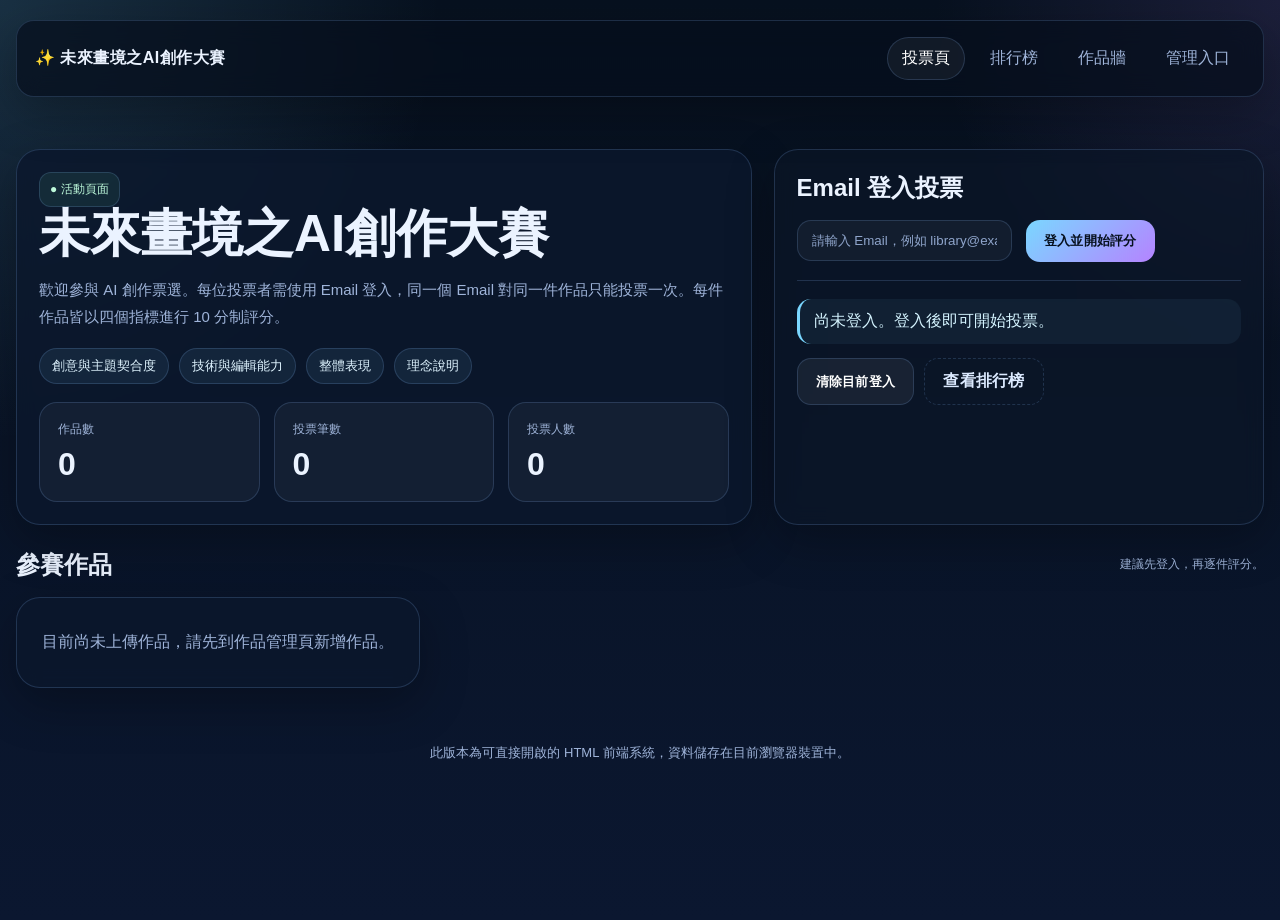
<file: index.html>
<!DOCTYPE html>
<html lang="zh-Hant">
<head>
  <meta charset="UTF-8" />
  <meta name="viewport" content="width=device-width, initial-scale=1.0" />
  <title>未來畫境之AI創作大賽｜投票系統</title>
  <link rel="stylesheet" href="style.css" />
</head>
<body>
  <div id="nav"></div>
  <main class="container">
    <section class="hero">
      <div class="hero-grid">
        <div class="panel">
          <div class="status ok">● 活動頁面</div>
          <h1 class="title-xl"><span data-event-name></span></h1>
          <p class="subtitle">
            歡迎參與 AI 創作票選。每位投票者需使用 Email 登入，同一個 Email 對同一件作品只能投票一次。每件作品皆以四個指標進行 10 分制評分。
          </p>
          <div class="badges">
            <span class="badge">創意與主題契合度</span>
            <span class="badge">技術與編輯能力</span>
            <span class="badge">整體表現</span>
            <span class="badge">理念說明</span>
          </div>
          <div class="kpis" id="heroStats"></div>
        </div>
        <div class="panel soft">
          <h2 class="section-title">Email 登入投票</h2>
          <div class="form-row">
            <div>
              <input class="input" id="email" type="email" placeholder="請輸入 Email，例如 library@example.com" />
            </div>
            <div>
              <button class="btn btn-primary" id="loginBtn">登入並開始評分</button>
            </div>
          </div>
          <div class="hr"></div>
          <div id="loginState" class="note">尚未登入。登入後即可開始投票。</div>
          <div class="actions" style="margin-top:14px">
            <button class="btn btn-secondary" id="clearLoginBtn">清除目前登入</button>
            <a class="btn btn-ghost" href="ranking.html">查看排行榜</a>
          </div>
        </div>
      </div>
    </section>

    <section>
      <div class="actions" style="justify-content:space-between; margin-bottom:16px; align-items:center">
        <h2 class="section-title" style="margin:0">參賽作品</h2>
        <div class="small">建議先登入，再逐件評分。</div>
      </div>
      <div class="gallery" id="gallery"></div>
    </section>
  </main>
  <footer>此版本為可直接開啟的 HTML 前端系統，資料儲存在目前瀏覽器裝置中。</footer>

  <script src="app.js"></script>
  <script>
    const nav = document.getElementById('nav');
    nav.innerHTML = APP.nav('vote');
    APP.setEventTitle();

    const state = {
      email: localStorage.getItem('ai_vote_current_email') || ''
    };

    function updateLoginState() {
      const box = document.getElementById('loginState');
      const emailInput = document.getElementById('email');
      emailInput.value = state.email;
      if (state.email) {
        box.className = 'note';
        box.textContent = `目前登入：${state.email}`;
      } else {
        box.className = 'note';
        box.textContent = '尚未登入。登入後即可開始投票。';
      }
    }

    async function renderStats() {
      const data = await APP.getDashboardData();
      document.getElementById('heroStats').innerHTML = `
        <div class="kpi"><div class="small">作品數</div><div class="n">${data.stats.artworkCount}</div></div>
        <div class="kpi"><div class="small">投票筆數</div><div class="n">${data.stats.voteCount}</div></div>
        <div class="kpi"><div class="small">投票人數</div><div class="n">${data.stats.voterCount}</div></div>
      `;
    }

    async function renderGallery() {
      const list = await APP.getAllArtworks();
      const root = document.getElementById('gallery');
      if (!list.length) {
        root.innerHTML = '<div class="panel empty">目前尚未上傳作品，請先到作品管理頁新增作品。</div>';
        return;
      }
      root.innerHTML = list.map((item, idx) => {
        const voted = state.email ? APP.hasVoted(state.email, item.id) : false;
        return `
          <article class="card">
            <div class="card-media"><img src="${item.image}" alt="${APP.escapeHtml(item.title)}"></div>
            <div class="card-body">
              <div class="meta"><span>編號 ${idx + 1}</span>${item.author ? `<span>作者：${APP.escapeHtml(item.author)}</span>` : ''}</div>
              <h3>${APP.escapeHtml(item.title)}</h3>
              <div class="desc">${APP.escapeHtml(item.description || '尚無作品說明')}</div>
              <div class="score-grid">
                <div class="score-item"><label>創意與主題契合度</label><select class="select" id="creative-${item.id}">${APP.scoreOptions(10)}</select></div>
                <div class="score-item"><label>技術與編輯能力</label><select class="select" id="technical-${item.id}">${APP.scoreOptions(10)}</select></div>
                <div class="score-item"><label>整體表現</label><select class="select" id="overall-${item.id}">${APP.scoreOptions(10)}</select></div>
                <div class="score-item"><label>理念說明</label><select class="select" id="concept-${item.id}">${APP.scoreOptions(10)}</select></div>
              </div>
              <div class="actions" style="margin-top:16px; justify-content:space-between; align-items:center">
                <span class="status ${voted ? 'ok' : 'warn'}">${voted ? '已投票' : '尚未投票'}</span>
                <button class="btn ${voted ? 'btn-secondary' : 'btn-primary'}" ${voted ? 'disabled' : ''} onclick="voteArtwork('${item.id}')">${voted ? '已完成評分' : '送出評分'}</button>
              </div>
            </div>
          </article>
        `;
      }).join('');
    }

    async function voteArtwork(id) {
      if (!state.email) {
        APP.toast('請先輸入 Email 登入。', 'error');
        return;
      }
      try {
        APP.submitVote({
          email: state.email,
          artworkId: id,
          creative: document.getElementById(`creative-${id}`).value,
          technical: document.getElementById(`technical-${id}`).value,
          overall: document.getElementById(`overall-${id}`).value,
          concept: document.getElementById(`concept-${id}`).value,
        });
        APP.toast('評分送出成功');
        await renderGallery();
        await renderStats();
      } catch (err) {
        APP.toast(err.message || '送出失敗', 'error');
      }
    }
    window.voteArtwork = voteArtwork;

    document.getElementById('loginBtn').addEventListener('click', async () => {
      const email = document.getElementById('email').value.trim();
      if (!APP.validateEmail(email)) {
        APP.toast('請輸入正確的 Email 格式。', 'error');
        return;
      }
      state.email = APP.emailKey(email);
      localStorage.setItem('ai_vote_current_email', state.email);
      updateLoginState();
      APP.toast('登入成功');
      await renderGallery();
    });

    document.getElementById('clearLoginBtn').addEventListener('click', async () => {
      state.email = '';
      localStorage.removeItem('ai_vote_current_email');
      updateLoginState();
      await renderGallery();
    });

    updateLoginState();
    renderStats();
    renderGallery();
  </script>
</body>
</html>
</file>
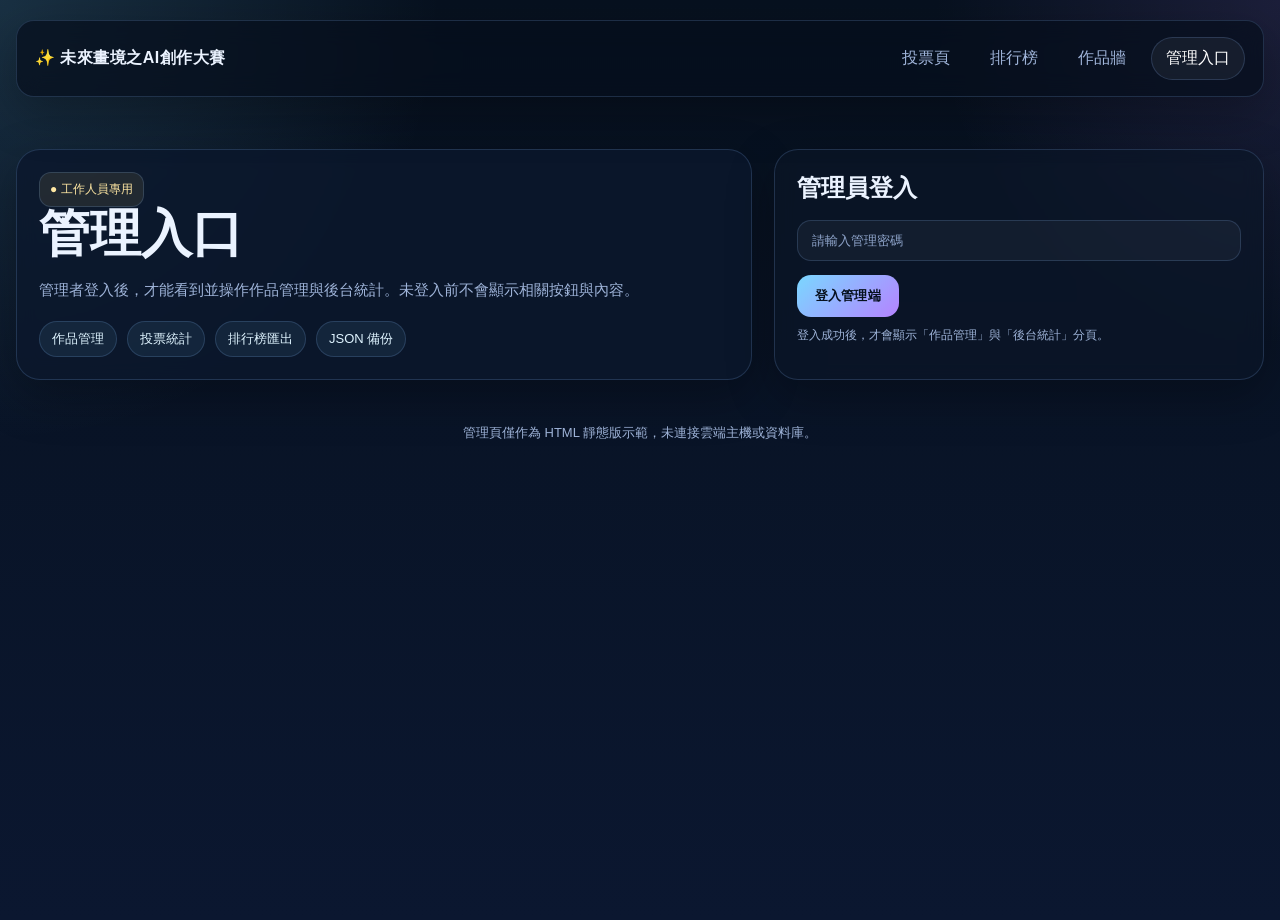
<file: admin.html>
<!DOCTYPE html>
<html lang="zh-Hant">
<head>
  <meta charset="UTF-8" />
  <meta name="viewport" content="width=device-width, initial-scale=1.0" />
  <title>管理入口｜未來畫境之AI創作大賽</title>
  <link rel="stylesheet" href="style.css" />
</head>
<body>
  <div id="nav"></div>
  <main class="container">
    <section class="hero">
      <div class="hero-grid">
        <div class="panel">
          <div class="status warn">● 工作人員專用</div>
          <h1 class="title-xl">管理入口</h1>
          <p class="subtitle">管理者登入後，才能看到並操作作品管理與後台統計。未登入前不會顯示相關按鈕與內容。</p>
          <div class="badges">
            <span class="badge">作品管理</span>
            <span class="badge">投票統計</span>
            <span class="badge">排行榜匯出</span>
            <span class="badge">JSON 備份</span>
          </div>
        </div>
        <div class="panel soft" id="authBox">
          <h2 class="section-title">管理員登入</h2>
          <input class="input" id="adminPin" type="password" placeholder="請輸入管理密碼" />
          <div class="actions" style="margin-top:14px">
            <button class="btn btn-primary" id="authBtn">登入管理端</button>
          </div>
          <div class="small" style="margin-top:10px">登入成功後，才會顯示「作品管理」與「後台統計」分頁。</div>
        </div>
      </div>
    </section>

    <section id="adminArea" class="hidden">
      <div class="panel" style="margin-bottom:18px">
        <div class="actions" style="justify-content:space-between; align-items:center">
          <div>
            <div class="status ok">● 已登入管理端</div>
            <div class="small" style="margin-top:8px">你現在可以切換管理功能，未登入者不會看到這些操作。</div>
          </div>
          <div class="actions">
            <button class="btn btn-secondary" id="tabManageBtn">作品管理</button>
            <button class="btn btn-secondary" id="tabStatsBtn">後台統計</button>
            <button class="btn btn-danger" id="logoutBtn">登出</button>
          </div>
        </div>
      </div>

      <section id="manageTab">
        <div class="grid-2">
          <div class="panel">
            <h2 class="section-title">新增作品</h2>
            <div class="form-row">
              <div><input class="input" id="title" placeholder="作品名稱" /></div>
              <div><input class="input" id="author" placeholder="作者 / 參賽者（可選）" /></div>
            </div>
            <div style="margin-top:12px">
              <textarea id="description" placeholder="作品理念說明"></textarea>
            </div>
            <div style="margin-top:12px">
              <input class="input" id="imageFile" type="file" accept="image/*" />
              <div class="small" style="margin-top:8px">可直接選擇本機圖片。提醒：此 HTML 版資料儲存在同一台裝置的瀏覽器中。</div>
            </div>
            <div id="previewBox" class="panel soft" style="margin-top:16px; padding:14px">
              <div class="small">預覽</div>
              <div class="card-media" style="margin-top:10px; border-radius:16px; overflow:hidden"><img id="previewImg" alt="預覽" /></div>
            </div>
            <div class="actions" style="margin-top:16px">
              <button class="btn btn-primary" id="addBtn">新增作品</button>
              <button class="btn btn-secondary" id="resetBtn">清空欄位</button>
            </div>
          </div>

          <div class="panel">
            <h2 class="section-title">系統設定與資料工具</h2>
            <div class="form-row">
              <div><input class="input" id="eventName" placeholder="活動名稱" /></div>
              <div><input class="input" id="newPin" type="password" placeholder="新的管理密碼" /></div>
            </div>
            <div class="form-row" style="margin-top:12px">
              <div>
                <label class="small">作品牆輪播秒數</label>
                <input class="input" id="wallSeconds" type="number" min="3" max="30" />
              </div>
              <div>
                <label class="small">是否顯示排行榜</label>
                <select class="select" id="showRanking">
                  <option value="true">顯示</option>
                  <option value="false">隱藏</option>
                </select>
              </div>
            </div>
            <div class="actions" style="margin-top:16px">
              <button class="btn btn-primary" id="saveSettingsBtn">儲存設定</button>
              <button class="btn btn-secondary" id="exportJsonBtn">匯出作品 JSON</button>
              <label class="btn btn-ghost" for="importJson">匯入作品 JSON</label>
              <input id="importJson" type="file" accept="application/json" class="hidden" />
            </div>
            <div class="hr"></div>
            <div class="note">若要管理約 100 張以上作品，建議以同一台工作電腦維護資料，或之後再接 Firebase / 後端資料庫。</div>
          </div>
        </div>

        <div class="panel" style="margin-top:18px">
          <div class="actions" style="justify-content:space-between; align-items:center">
            <h2 class="section-title" style="margin:0">已上傳作品</h2>
            <div class="small">可用上下移動調整展示位置</div>
          </div>
          <div id="artworkList" class="rank-list"></div>
        </div>
      </section>

      <section id="statsTab" class="hidden">
        <div class="panel" style="margin-bottom:18px">
          <div class="status warn">● 僅管理者可查看</div>
          <h2 class="section-title" style="margin-top:12px">投票統計後台</h2>
          <p class="subtitle">可查看作品數、投票筆數、投票人數、前 10 名與完整投票紀錄，並匯出 CSV 報表。</p>
          <div id="stats" class="kpis"></div>
        </div>

        <div class="grid-2">
          <div class="panel">
            <div class="actions" style="justify-content:space-between; align-items:center">
              <h2 class="section-title" style="margin:0">前 10 名</h2>
              <button class="btn btn-secondary" id="exportRankBtn">匯出排行榜 CSV</button>
            </div>
            <div id="topRank" class="rank-list"></div>
          </div>
          <div class="panel">
            <div class="actions" style="justify-content:space-between; align-items:center">
              <h2 class="section-title" style="margin:0">投票紀錄</h2>
              <button class="btn btn-secondary" id="exportVotesBtn">匯出投票 CSV</button>
            </div>
            <div class="table-wrap">
              <table>
                <thead>
                  <tr>
                    <th>Email</th>
                    <th>作品</th>
                    <th>創意</th>
                    <th>技術</th>
                    <th>整體</th>
                    <th>理念</th>
                    <th>總分</th>
                    <th>時間</th>
                  </tr>
                </thead>
                <tbody id="voteTable"></tbody>
              </table>
            </div>
          </div>
        </div>
      </section>
    </section>
  </main>
  <footer>管理頁僅作為 HTML 靜態版示範，未連接雲端主機或資料庫。</footer>

  <script src="app.js"></script>
  <script>
    document.getElementById('nav').innerHTML = APP.nav('admin');
    APP.setEventTitle();

    let authed = APP.isAdminAuthed();
    let previewData = '';
      let currentTab = localStorage.getItem('ai_vote_admin_tab') || 'manage';

    function renderSettings() {
      const s = APP.getSettings();
      document.getElementById('eventName').value = s.eventName;
      document.getElementById('wallSeconds').value = s.wallSeconds;
      document.getElementById('showRanking').value = String(s.showRanking);
    }

    function setTab(tab) {
      currentTab = tab;
        localStorage.setItem('ai_vote_admin_tab', tab);
      document.getElementById('manageTab').classList.toggle('hidden', tab !== 'manage');
      document.getElementById('statsTab').classList.toggle('hidden', tab !== 'stats');
      document.getElementById('tabManageBtn').classList.toggle('btn-primary', tab === 'manage');
      document.getElementById('tabManageBtn').classList.toggle('btn-secondary', tab !== 'manage');
      document.getElementById('tabStatsBtn').classList.toggle('btn-primary', tab === 'stats');
      document.getElementById('tabStatsBtn').classList.toggle('btn-secondary', tab !== 'stats');
      if (tab === 'stats') renderDashboard();
    }

    function updateAuthView() {
      document.getElementById('authBox').classList.toggle('hidden', authed);
      document.getElementById('adminArea').classList.toggle('hidden', !authed);
      if (authed) {
        renderSettings();
        renderList();
        setTab(currentTab);
      }
    }

    async function readFileAsDataURL(file) {
      return new Promise((resolve, reject) => {
        const reader = new FileReader();
        reader.onload = () => resolve(reader.result);
        reader.onerror = reject;
        reader.readAsDataURL(file);
      });
    }

    document.getElementById('imageFile').addEventListener('change', async (e) => {
      const file = e.target.files[0];
      if (!file) return;
      previewData = await readFileAsDataURL(file);
      document.getElementById('previewImg').src = previewData;
    });

    document.getElementById('authBtn').addEventListener('click', () => {
      const pin = document.getElementById('adminPin').value;
      if (pin !== APP.getSettings().adminPin) {
        APP.toast('管理密碼不正確', 'error');
        return;
      }
      authed = true;
      localStorage.setItem('ai_vote_admin_ok', '1');
      APP.toast('已進入管理端');
      updateAuthView();
    });

    document.getElementById('logoutBtn').addEventListener('click', () => {
        localStorage.removeItem('ai_vote_admin_ok');
        localStorage.removeItem('ai_vote_admin_tab');
      authed = false;
      currentTab = 'manage';
      document.getElementById('adminPin').value = '';
      APP.toast('已登出管理端');
      updateAuthView();
    });

    document.getElementById('tabManageBtn').addEventListener('click', () => setTab('manage'));
    document.getElementById('tabStatsBtn').addEventListener('click', () => setTab('stats'));

    document.getElementById('addBtn').addEventListener('click', async () => {
      const title = document.getElementById('title').value.trim();
      const author = document.getElementById('author').value.trim();
      const description = document.getElementById('description').value.trim();
      if (!title || !previewData) {
        APP.toast('請至少填寫作品名稱並選擇圖片', 'error');
        return;
      }
      await APP.addArtwork({ title, author, description, image: previewData });
      APP.toast('作品新增成功');
      document.getElementById('title').value = '';
      document.getElementById('author').value = '';
      document.getElementById('description').value = '';
      document.getElementById('imageFile').value = '';
      document.getElementById('previewImg').src = '';
      previewData = '';
      renderList();
    });

    document.getElementById('resetBtn').addEventListener('click', () => {
      document.getElementById('title').value = '';
      document.getElementById('author').value = '';
      document.getElementById('description').value = '';
      document.getElementById('imageFile').value = '';
      document.getElementById('previewImg').src = '';
      previewData = '';
    });

    document.getElementById('saveSettingsBtn').addEventListener('click', () => {
      const next = {
        eventName: document.getElementById('eventName').value.trim() || '未來畫境之AI創作大賽',
        wallSeconds: Number(document.getElementById('wallSeconds').value || 6),
        showRanking: document.getElementById('showRanking').value === 'true',
      };
      const newPin = document.getElementById('newPin').value.trim();
      if (newPin) next.adminPin = newPin;
      APP.saveSettings(next);
      APP.setEventTitle();
      APP.toast('設定已儲存');
    });

    async function renderList() {
      const list = await APP.getAllArtworks();
      const root = document.getElementById('artworkList');
      if (!list.length) {
        root.innerHTML = '<div class="empty">目前尚未建立作品。</div>';
        return;
      }
      root.innerHTML = list.map((item, idx) => `
        <div class="rank-item">
          <div class="rank-no">${idx + 1}</div>
          <img class="thumb" src="${item.image}" alt="${APP.escapeHtml(item.title)}">
          <div>
            <input class="input" value="${APP.escapeHtml(item.title)}" onchange="editArtwork('${item.id}','title',this.value)">
            <div class="form-row" style="margin-top:10px">
              <input class="input" value="${APP.escapeHtml(item.author || '')}" placeholder="作者" onchange="editArtwork('${item.id}','author',this.value)">
              <div class="small" style="display:flex; align-items:center">更新時間：${APP.formatDate(item.updatedAt)}</div>
            </div>
            <textarea onchange="editArtwork('${item.id}','description',this.value)">${APP.escapeHtml(item.description || '')}</textarea>
          </div>
          <div class="actions" style="flex-direction:column">
            <button class="btn btn-secondary" onclick="moveArtwork('${item.id}', -1)">上移</button>
            <button class="btn btn-secondary" onclick="moveArtwork('${item.id}', 1)">下移</button>
            <button class="btn btn-danger" onclick="removeArtwork('${item.id}')">刪除</button>
          </div>
        </div>
      `).join('');
    }

    async function moveArtwork(id, step) {
      const list = await APP.getAllArtworks();
      const idx = list.findIndex(x => x.id === id);
      const target = idx + step;
      if (idx < 0 || target < 0 || target >= list.length) return;
      const ids = list.map(x => x.id);
      [ids[idx], ids[target]] = [ids[target], ids[idx]];
      await APP.reorderArtworks(ids);
      renderList();
    }
    window.moveArtwork = moveArtwork;

    async function removeArtwork(id) {
      if (!confirm('確定要刪除此作品嗎？')) return;
      await APP.deleteArtwork(id);
      const remaining = await APP.getAllArtworks();
      await APP.reorderArtworks(remaining.map(x => x.id));
      APP.toast('作品已刪除');
      renderList();
      if (currentTab === 'stats') renderDashboard();
    }
    window.removeArtwork = removeArtwork;

    async function editArtwork(id, field, value) {
      await APP.updateArtwork(id, { [field]: value });
      APP.toast('已儲存修改');
      if (currentTab === 'stats') renderDashboard();
    }
    window.editArtwork = editArtwork;

    document.getElementById('exportJsonBtn').addEventListener('click', async () => {
      const list = await APP.getAllArtworks();
      const blob = new Blob([JSON.stringify(list, null, 2)], { type: 'application/json' });
      const a = document.createElement('a');
      a.href = URL.createObjectURL(blob);
      a.download = 'artworks-backup.json';
      a.click();
    });

    document.getElementById('importJson').addEventListener('change', async (e) => {
      const file = e.target.files[0];
      if (!file) return;
      const text = await file.text();
      const data = JSON.parse(text);
      if (!Array.isArray(data)) {
        APP.toast('JSON 格式不正確', 'error');
        return;
      }
      for (const item of data) {
        await APP.addArtwork({
          title: item.title || '未命名作品',
          author: item.author || '',
          description: item.description || '',
          image: item.image || ''
        });
      }
      APP.toast('匯入完成');
      renderList();
    });

    async function renderDashboard() {
      const data = await APP.getDashboardData();
      const stats = data.stats;
      document.getElementById('stats').innerHTML = `
        <div class="kpi"><div class="small">作品數</div><div class="n">${stats.artworkCount}</div></div>
        <div class="kpi"><div class="small">投票筆數</div><div class="n">${stats.voteCount}</div></div>
        <div class="kpi"><div class="small">投票人數</div><div class="n">${stats.voterCount}</div></div>
      `;

      document.getElementById('topRank').innerHTML = data.ranking.slice(0,10).map((item, idx) => `
        <div class="rank-item">
          <div class="rank-no">${idx+1}</div>
          <img class="thumb" src="${item.image}" alt="${APP.escapeHtml(item.title)}">
          <div>
            <h3 style="margin:0 0 8px">${APP.escapeHtml(item.title)}</h3>
            <div class="small">票數：${item.voteCount}</div>
          </div>
          <div class="center"><div class="small">平均</div><div style="font-size:28px; font-weight:900">${item.average || 0}</div></div>
        </div>
      `).join('') || '<div class="empty">尚無排名資料</div>';

      const artworkMap = new Map(data.artworks.map(x => [x.id, x]));
      document.getElementById('voteTable').innerHTML = data.votes.map(v => `
        <tr>
          <td>${APP.escapeHtml(v.email)}</td>
          <td>${APP.escapeHtml(artworkMap.get(v.artworkId)?.title || '已刪除作品')}</td>
          <td>${v.creative}</td>
          <td>${v.technical}</td>
          <td>${v.overall}</td>
          <td>${v.concept}</td>
          <td>${v.total}</td>
          <td>${APP.formatDate(v.votedAt)}</td>
        </tr>
      `).join('') || '<tr><td colspan="8" class="center">尚無投票紀錄</td></tr>';

      document.getElementById('exportRankBtn').onclick = () => {
        APP.exportCSV([
          ['名次','作品','作者','平均總分','票數','創意平均','技術平均','整體平均','理念平均'],
          ...data.ranking.map((r, i) => [i+1, r.title, r.author || '', r.average, r.voteCount, r.creativeAvg, r.technicalAvg, r.overallAvg, r.conceptAvg])
        ], 'ranking-report.csv');
      };

      document.getElementById('exportVotesBtn').onclick = () => {
        APP.exportCSV([
          ['Email','作品','創意','技術','整體','理念','總分','投票時間'],
          ...data.votes.map(v => [v.email, artworkMap.get(v.artworkId)?.title || '已刪除作品', v.creative, v.technical, v.overall, v.concept, v.total, APP.formatDate(v.votedAt)])
        ], 'vote-records.csv');
      };
    }

    updateAuthView();
  </script>
</body>
</html>
</file>
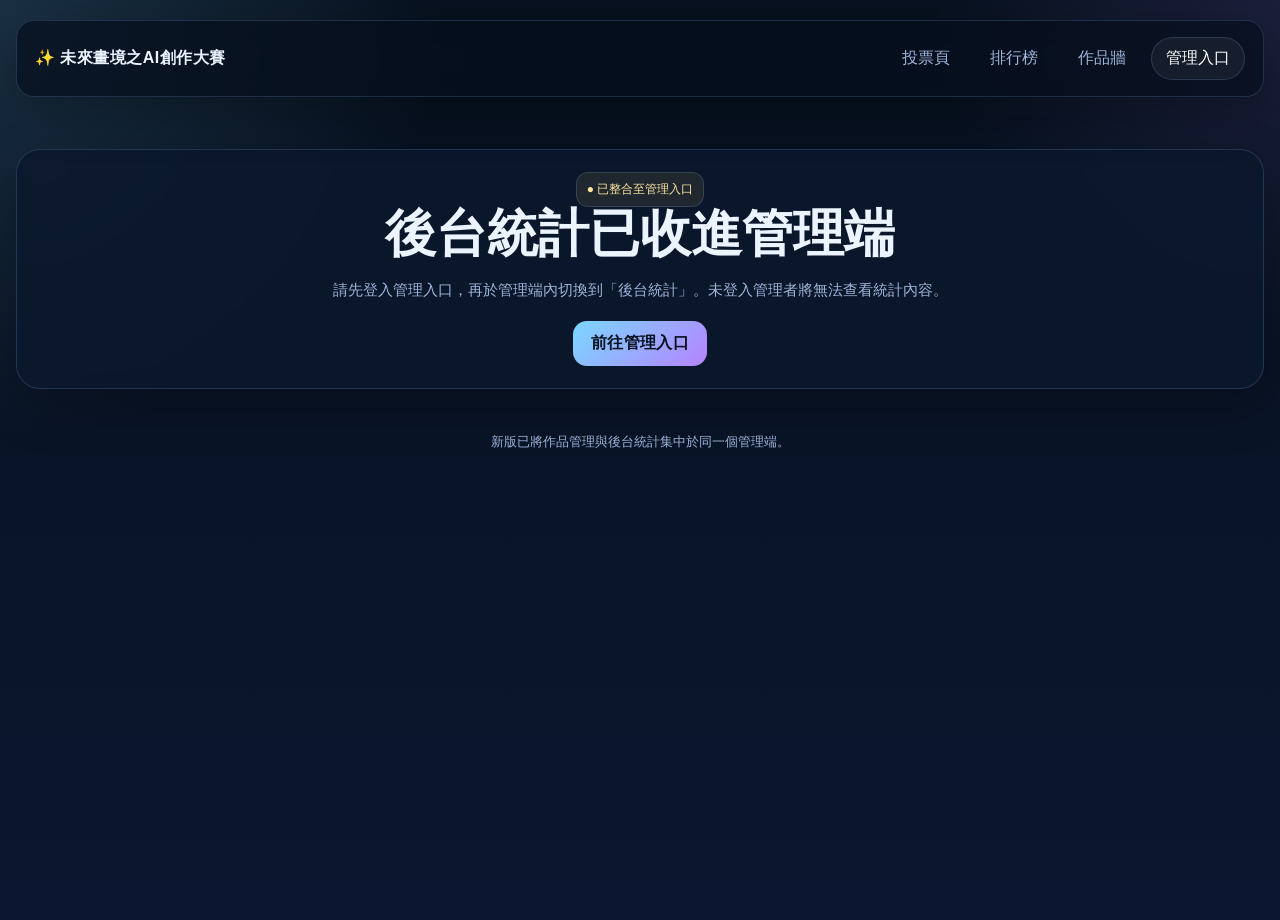
<file: dashboard.html>
<!DOCTYPE html>
<html lang="zh-Hant">
<head>
  <meta charset="UTF-8" />
  <meta name="viewport" content="width=device-width, initial-scale=1.0" />
  <title>後台統計已整合｜未來畫境之AI創作大賽</title>
  <link rel="stylesheet" href="style.css" />
</head>
<body>
  <div id="nav"></div>
  <main class="container">
    <section class="hero">
      <div class="panel center">
        <div class="status warn">● 已整合至管理入口</div>
        <h1 class="title-xl">後台統計已收進管理端</h1>
        <p class="subtitle">請先登入管理入口，再於管理端內切換到「後台統計」。未登入管理者將無法查看統計內容。</p>
        <div class="actions" style="justify-content:center; margin-top:18px">
          <a class="btn btn-primary" href="admin.html">前往管理入口</a>
        </div>
      </div>
    </section>
  </main>
  <footer>新版已將作品管理與後台統計集中於同一個管理端。</footer>
  <script src="app.js"></script>
  <script>
    document.getElementById('nav').innerHTML = APP.nav('admin');
    APP.setEventTitle();
    if (APP.isAdminAuthed()) {
      sessionStorage.setItem('ai_vote_admin_tab', 'stats');
      location.replace('admin.html');
    }
  </script>
</body>
</html>
</file>
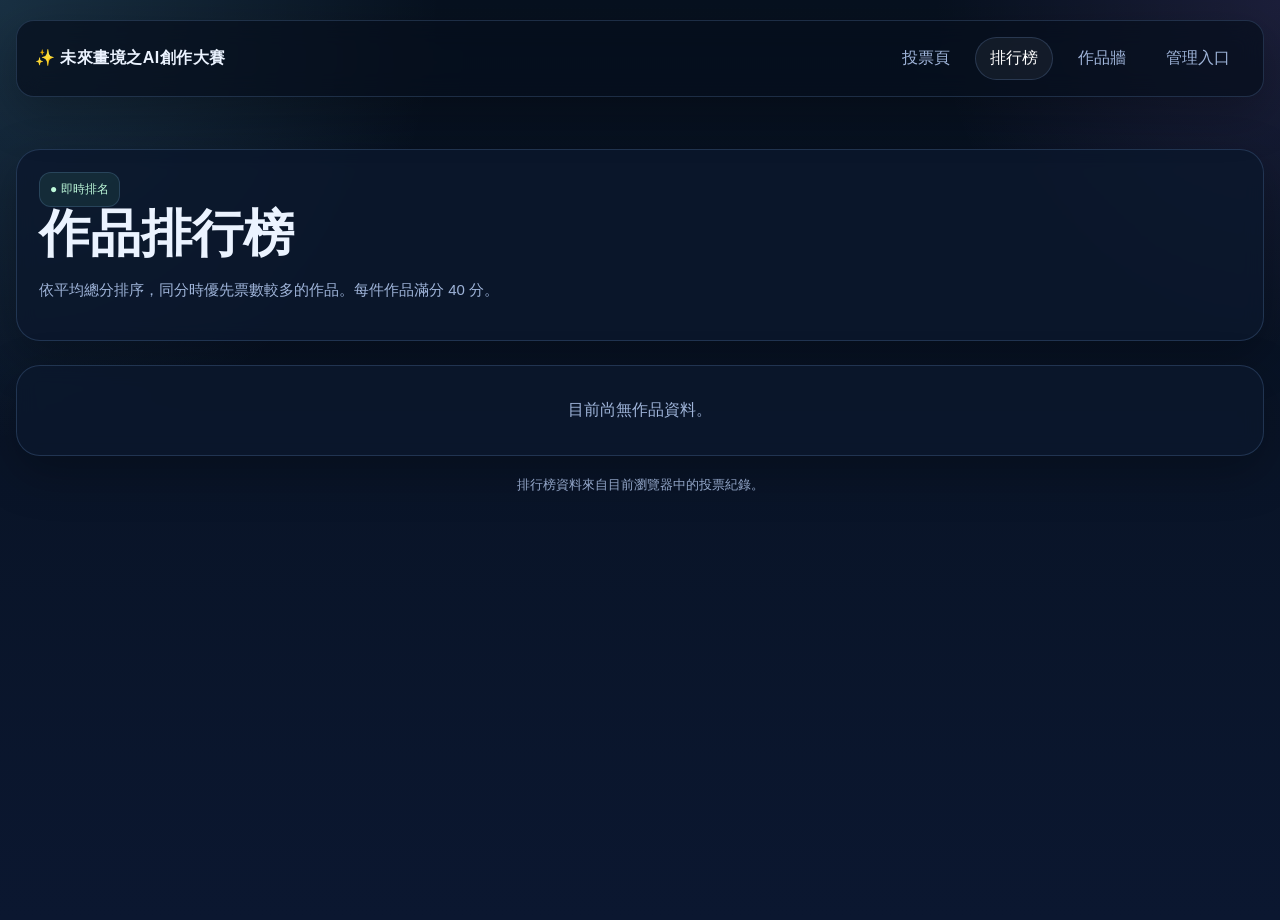
<file: ranking.html>
<!DOCTYPE html>
<html lang="zh-Hant">
<head>
  <meta charset="UTF-8" />
  <meta name="viewport" content="width=device-width, initial-scale=1.0" />
  <title>排行榜｜未來畫境之AI創作大賽</title>
  <link rel="stylesheet" href="style.css" />
</head>
<body>
  <div id="nav"></div>
  <main class="container">
    <section class="hero">
      <div class="panel">
        <div class="status ok">● 即時排名</div>
        <h1 class="title-xl">作品排行榜</h1>
        <p class="subtitle">依平均總分排序，同分時優先票數較多的作品。每件作品滿分 40 分。</p>
      </div>
    </section>
    <section>
      <div id="rankingRoot" class="rank-list"></div>
    </section>
  </main>
  <footer>排行榜資料來自目前瀏覽器中的投票紀錄。</footer>

  <script src="app.js"></script>
  <script>
    document.getElementById('nav').innerHTML = APP.nav('ranking');
    APP.setEventTitle();

    async function render() {
      const settings = APP.getSettings();
      const root = document.getElementById('rankingRoot');
      if (!settings.showRanking) {
        root.innerHTML = '<div class="panel empty">主辦單位目前未開放排行榜顯示。</div>';
        return;
      }
      const list = await APP.getRanking();
      if (!list.length) {
        root.innerHTML = '<div class="panel empty">目前尚無作品資料。</div>';
        return;
      }
      root.innerHTML = list.map((item, idx) => `
        <div class="rank-item">
          <div class="rank-no">${idx + 1}</div>
          <img class="thumb" src="${item.image}" alt="${APP.escapeHtml(item.title)}">
          <div>
            <h3 style="margin:0 0 8px">${APP.escapeHtml(item.title)}</h3>
            <div class="meta">${item.author ? `<span>作者：${APP.escapeHtml(item.author)}</span>` : ''}<span>票數：${item.voteCount}</span></div>
            <div class="small" style="margin-top:8px">創意 ${item.creativeAvg}｜技術 ${item.technicalAvg}｜整體 ${item.overallAvg}｜理念 ${item.conceptAvg}</div>
          </div>
          <div class="center">
            <div class="small">平均總分</div>
            <div style="font-size:32px; font-weight:900">${item.average || 0}</div>
          </div>
        </div>
      `).join('');
    }
    render();
  </script>
</body>
</html>
</file>
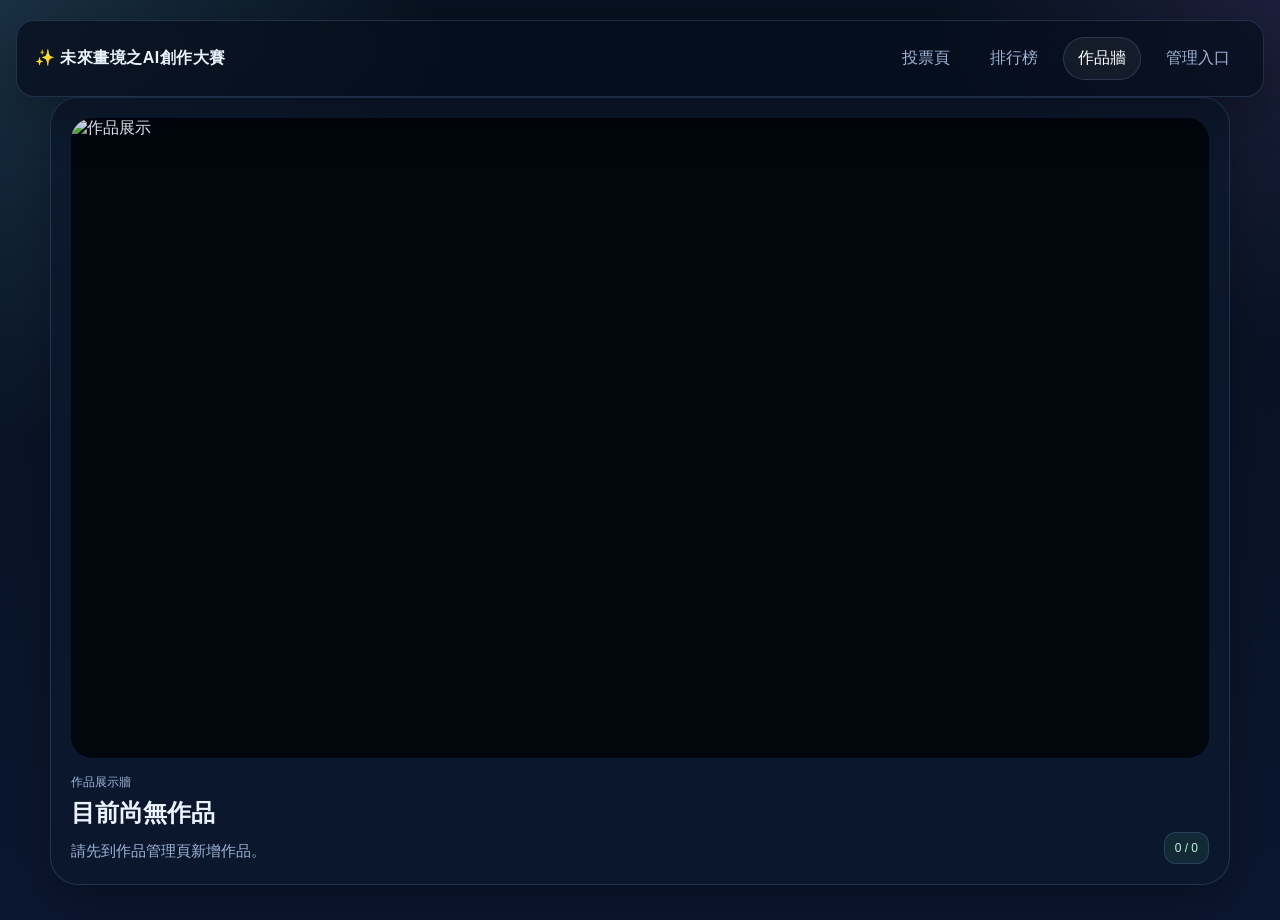
<file: wall.html>
<!DOCTYPE html>
<html lang="zh-Hant">
<head>
  <meta charset="UTF-8" />
  <meta name="viewport" content="width=device-width, initial-scale=1.0" />
  <title>作品牆｜未來畫境之AI創作大賽</title>
  <link rel="stylesheet" href="style.css" />
</head>
<body>
  <div id="nav"></div>
  <main class="wall-stage">
    <div class="wall-card">
      <div class="wall-image"><img id="wallImg" alt="作品展示"></div>
      <div class="wall-caption">
        <div>
          <div class="small">作品展示牆</div>
          <h2 id="wallTitle" style="margin:6px 0 8px"></h2>
          <div id="wallDesc" class="subtitle" style="margin:0"></div>
        </div>
        <div class="status ok" id="wallIndex">0 / 0</div>
      </div>
    </div>
  </main>
  <script src="app.js"></script>
  <script>
    document.getElementById('nav').innerHTML = APP.nav('wall');
    APP.setEventTitle();

    let list = [];
    let idx = 0;
    async function init() {
      list = await APP.getAllArtworks();
      if (!list.length) {
        document.getElementById('wallTitle').textContent = '目前尚無作品';
        document.getElementById('wallDesc').textContent = '請先到作品管理頁新增作品。';
        return;
      }
      showOne();
      setInterval(next, APP.getSettings().wallSeconds * 1000);
    }
    function showOne() {
      const item = list[idx];
      document.getElementById('wallImg').src = item.image;
      document.getElementById('wallTitle').textContent = item.title + (item.author ? `｜${item.author}` : '');
      document.getElementById('wallDesc').textContent = item.description || '尚無作品說明';
      document.getElementById('wallIndex').textContent = `${idx + 1} / ${list.length}`;
    }
    function next() {
      if (!list.length) return;
      idx = (idx + 1) % list.length;
      showOne();
    }
    init();
  </script>
</body>
</html>
</file>
<file: style.css>
:root{
  --bg:#07111f;
  --bg2:#0d1a2e;
  --card:rgba(12,24,44,.82);
  --line:rgba(140,190,255,.18);
  --text:#ebf3ff;
  --muted:#9fb4d9;
  --accent:#7ad7ff;
  --accent2:#b583ff;
  --ok:#6ef7b2;
  --warn:#ffd166;
  --danger:#ff8e9b;
  --shadow:0 16px 48px rgba(0,0,0,.28);
}
*{box-sizing:border-box}
html,body{margin:0;padding:0}
body{
  font-family:"Noto Sans TC","Microsoft JhengHei",Arial,sans-serif;
  color:var(--text);
  background:
    radial-gradient(circle at top left, rgba(122,215,255,.16), transparent 28%),
    radial-gradient(circle at top right, rgba(181,131,255,.12), transparent 22%),
    linear-gradient(180deg, #07111f 0%, #0b1730 100%);
  min-height:100vh;
}
a{color:inherit;text-decoration:none}
img{display:block;max-width:100%}
.container{width:min(1280px, calc(100% - 32px)); margin:0 auto}
.nav-shell{
  width:min(1280px, calc(100% - 32px)); margin:20px auto 0; padding:16px 18px;
  background:rgba(6,14,28,.72); border:1px solid var(--line); border-radius:18px;
  display:flex; gap:16px; align-items:center; justify-content:space-between; backdrop-filter: blur(12px);
  position:sticky; top:14px; z-index:50; box-shadow:var(--shadow);
}
.brand{font-weight:800; letter-spacing:.03em}
nav{display:flex; flex-wrap:wrap; gap:10px}
nav a{padding:10px 14px; border-radius:999px; color:var(--muted); border:1px solid transparent}
nav a.active, nav a:hover{color:#fff; border-color:var(--line); background:rgba(255,255,255,.05)}
.hero{padding:52px 0 24px}
.hero-grid{display:grid; grid-template-columns:1.2fr .8fr; gap:22px; align-items:stretch}
.panel{background:var(--card); border:1px solid var(--line); border-radius:24px; padding:22px; box-shadow:var(--shadow); backdrop-filter: blur(10px)}
.panel.soft{background:rgba(11,22,40,.64)}
.title-xl{font-size:clamp(28px, 4vw, 54px); line-height:1.05; margin:0 0 12px; font-weight:900}
.subtitle{color:var(--muted); line-height:1.8; font-size:15px}
.badges{display:flex; gap:10px; flex-wrap:wrap; margin-top:18px}
.badge{padding:8px 12px; border-radius:999px; background:rgba(122,215,255,.08); border:1px solid var(--line); color:#dff4ff; font-size:13px}
.kpis{display:grid; grid-template-columns:repeat(3,1fr); gap:14px; margin-top:18px}
.kpi{padding:18px; border-radius:18px; background:rgba(255,255,255,.04); border:1px solid var(--line)}
.kpi .n{font-size:32px; font-weight:900; margin-top:8px}
.form-row{display:grid; grid-template-columns:repeat(2,1fr); gap:14px}
.input, .select, textarea{
  width:100%; padding:12px 14px; border-radius:14px; border:1px solid var(--line); background:rgba(255,255,255,.04); color:var(--text); outline:none;
}
textarea{resize:vertical; min-height:110px}
.input::placeholder, textarea::placeholder{color:#8fa5cb}
.btn{display:inline-flex; align-items:center; justify-content:center; gap:8px; border:none; cursor:pointer; padding:12px 18px; border-radius:14px; font-weight:800; letter-spacing:.02em}
.btn-primary{background:linear-gradient(135deg,var(--accent),var(--accent2)); color:#07111f}
.btn-secondary{background:rgba(255,255,255,.06); color:#fff; border:1px solid var(--line)}
.btn-danger{background:rgba(255,142,155,.14); color:#ffd6dc; border:1px solid rgba(255,142,155,.28)}
.btn-ghost{background:transparent; color:#dceaff; border:1px dashed var(--line)}
.actions{display:flex; gap:10px; flex-wrap:wrap}
.section-title{font-size:24px; margin:0 0 16px}
.gallery{display:grid; grid-template-columns:repeat(auto-fill,minmax(300px,1fr)); gap:18px; padding-bottom:36px}
.card{background:var(--card); border:1px solid var(--line); border-radius:22px; overflow:hidden; box-shadow:var(--shadow)}
.card-media{position:relative; aspect-ratio:4/3; background:#08101e}
.card-media img{width:100%; height:100%; object-fit:cover}
.card-body{padding:18px}
.card h3{margin:0 0 8px; font-size:20px}
.meta{color:var(--muted); font-size:13px; display:flex; gap:10px; flex-wrap:wrap}
.desc{color:#d8e7ff; line-height:1.7; font-size:14px; margin:10px 0 16px}
.score-grid{display:grid; grid-template-columns:repeat(2,1fr); gap:10px}
.score-item label{display:block; margin-bottom:6px; color:#cfe4ff; font-size:13px}
.status{padding:8px 10px; border-radius:12px; font-size:12px; display:inline-flex; align-items:center; gap:6px; border:1px solid var(--line); background:rgba(255,255,255,.04)}
.status.ok{color:#bdf9da; background:rgba(110,247,178,.08)}
.status.warn{color:#ffe7a3; background:rgba(255,209,102,.09)}
.table-wrap{overflow:auto; border:1px solid var(--line); border-radius:18px}
table{width:100%; border-collapse:collapse; min-width:780px; background:rgba(255,255,255,.03)}
th,td{padding:14px 12px; border-bottom:1px solid var(--line); text-align:left; font-size:14px}
th{color:#cde0ff; background:rgba(255,255,255,.04)}
.small{font-size:12px; color:var(--muted)}
.grid-2{display:grid; grid-template-columns:1fr 1fr; gap:18px}
.grid-3{display:grid; grid-template-columns:repeat(3,1fr); gap:18px}
.hidden{display:none !important}
.center{text-align:center}
.empty{padding:34px 18px; color:var(--muted); text-align:center}
.thumb{width:86px; height:64px; object-fit:cover; border-radius:10px; border:1px solid var(--line)}
.toast{position:fixed; right:16px; bottom:16px; transform:translateY(20px); opacity:0; transition:.25s; padding:12px 16px; border-radius:14px; background:rgba(8,17,31,.94); border:1px solid var(--line); z-index:200; box-shadow:var(--shadow)}
.toast.show{transform:translateY(0); opacity:1}
.toast.ok{color:#dffff0}
.toast.error{color:#ffe0e5}
.wall-stage{display:grid; place-items:center; min-height:calc(100vh - 140px)}
.wall-card{width:min(1180px, calc(100% - 32px)); background:var(--card); border:1px solid var(--line); border-radius:28px; padding:20px; box-shadow:var(--shadow)}
.wall-image{aspect-ratio:16/9; border-radius:22px; overflow:hidden; background:#08101e}
.wall-image img{width:100%; height:100%; object-fit:contain; background:#02060d}
.wall-caption{display:flex; align-items:end; justify-content:space-between; gap:16px; margin-top:16px}
.rank-list{display:grid; gap:14px}
.rank-item{display:grid; grid-template-columns:72px 86px 1fr auto; gap:14px; align-items:center; padding:14px; border:1px solid var(--line); border-radius:18px; background:rgba(255,255,255,.04)}
.rank-no{font-size:28px; font-weight:900; text-align:center}
.hr{height:1px; background:var(--line); margin:18px 0}
.note{padding:12px 14px; border-left:3px solid var(--accent); border-radius:14px; background:rgba(122,215,255,.06); color:#d5f4ff}
footer{padding:20px 0 38px; color:var(--muted); text-align:center; font-size:13px}
@media (max-width:980px){
  .hero-grid,.grid-2,.grid-3,.form-row{grid-template-columns:1fr}
  .kpis{grid-template-columns:1fr}
  .score-grid{grid-template-columns:1fr}
  .nav-shell{position:static}
  .wall-caption{display:block}
}
</file>
